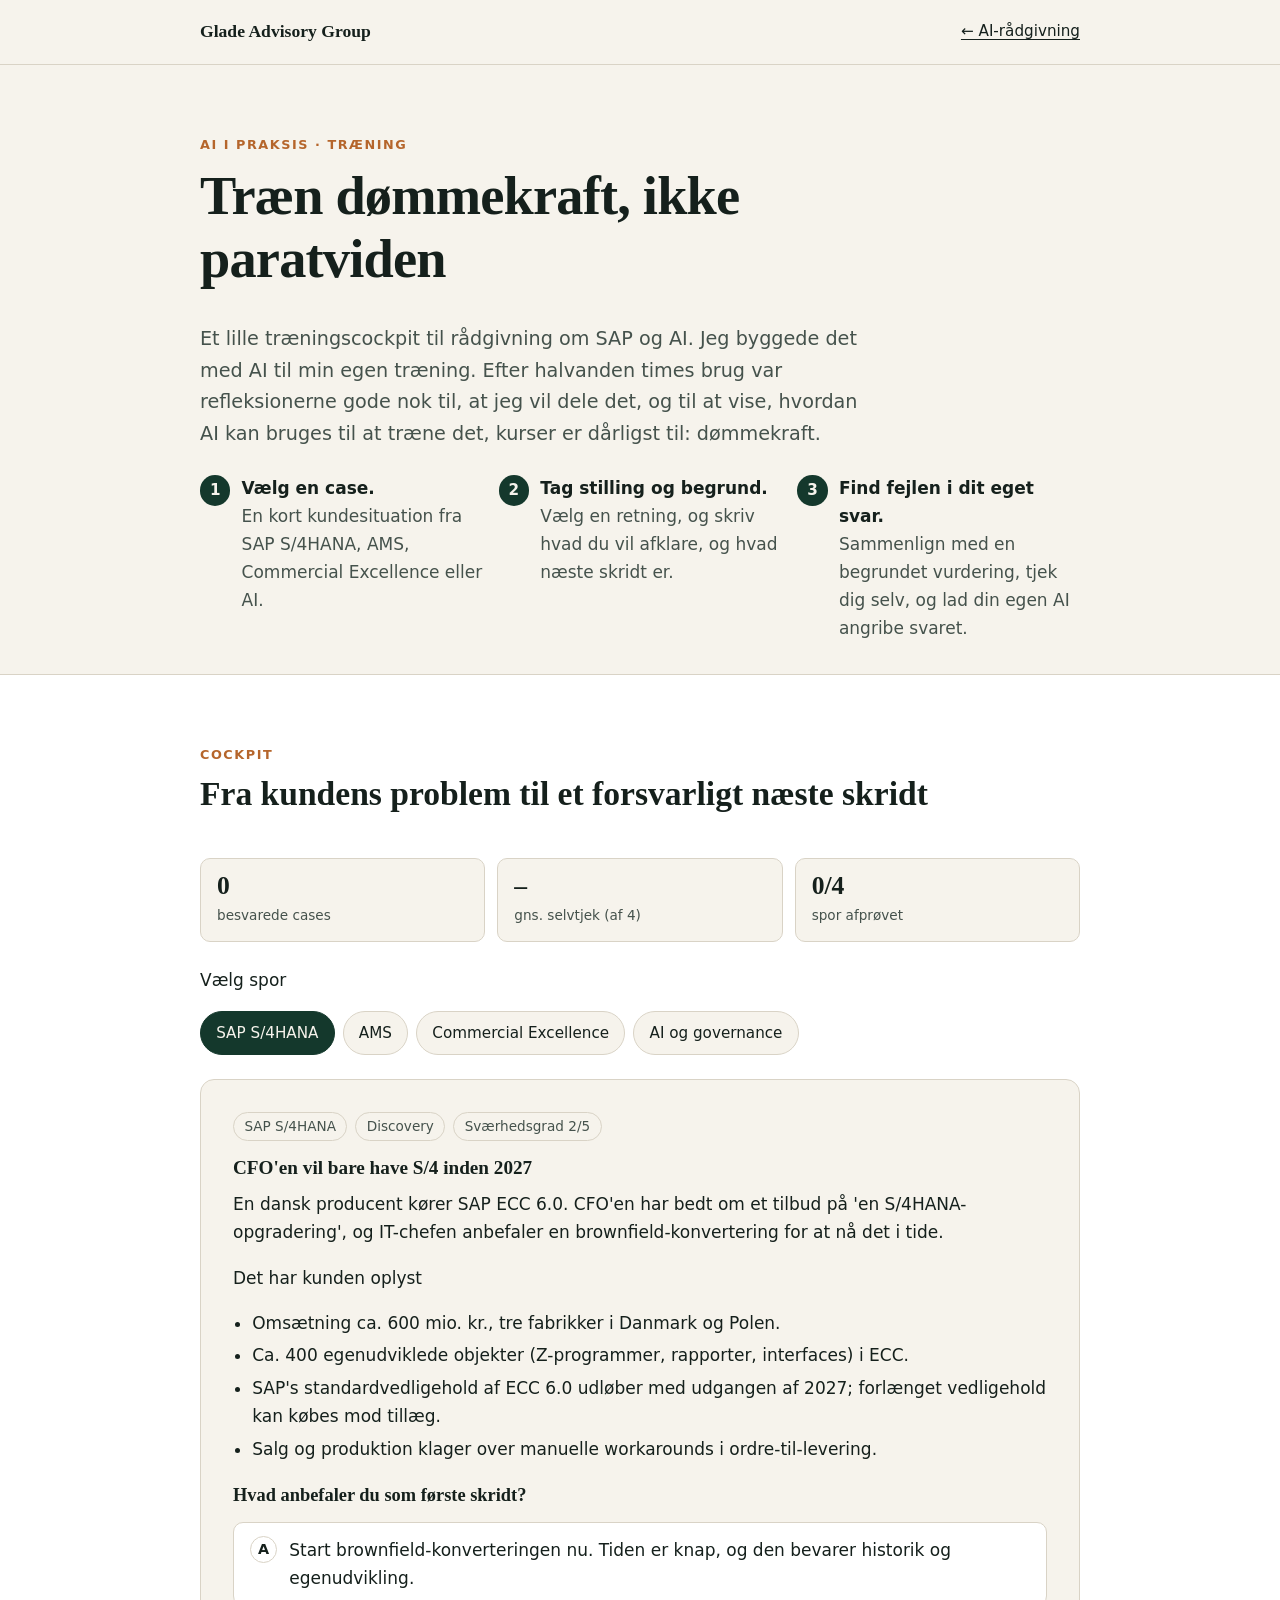
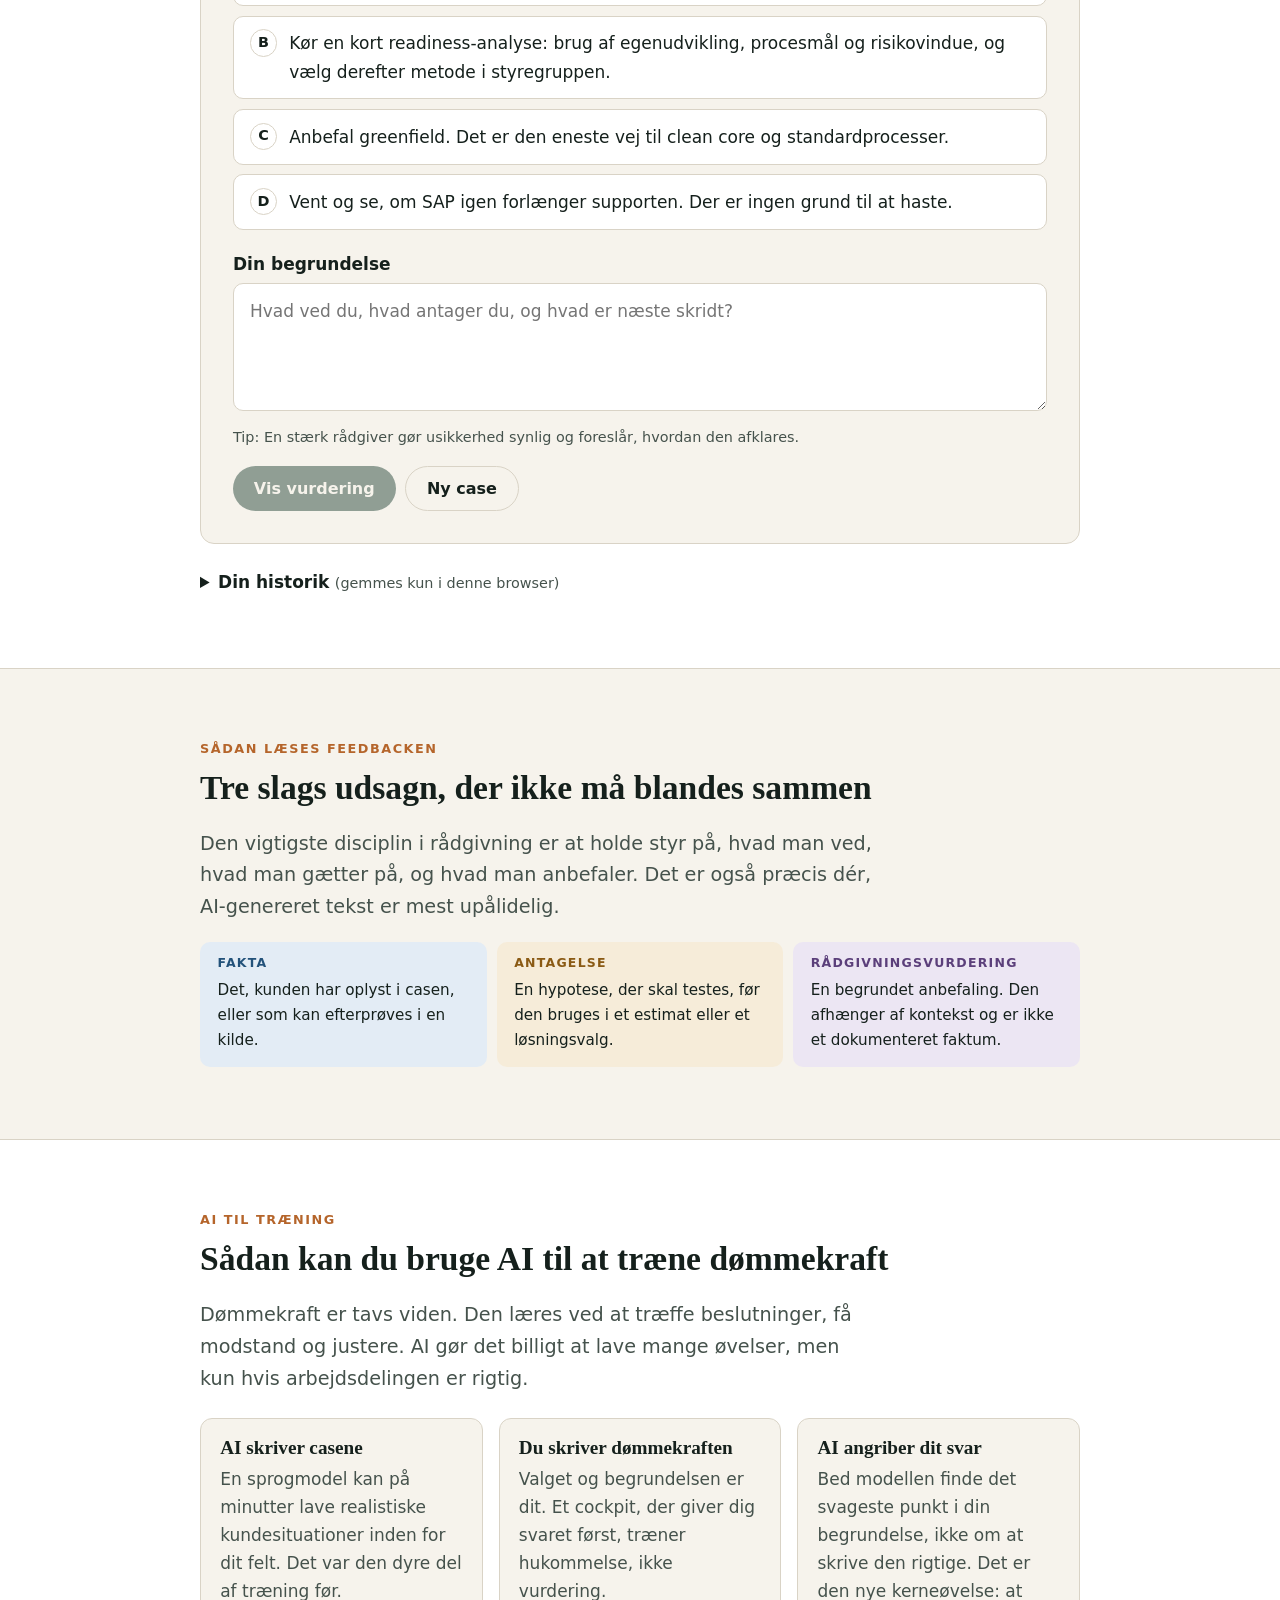
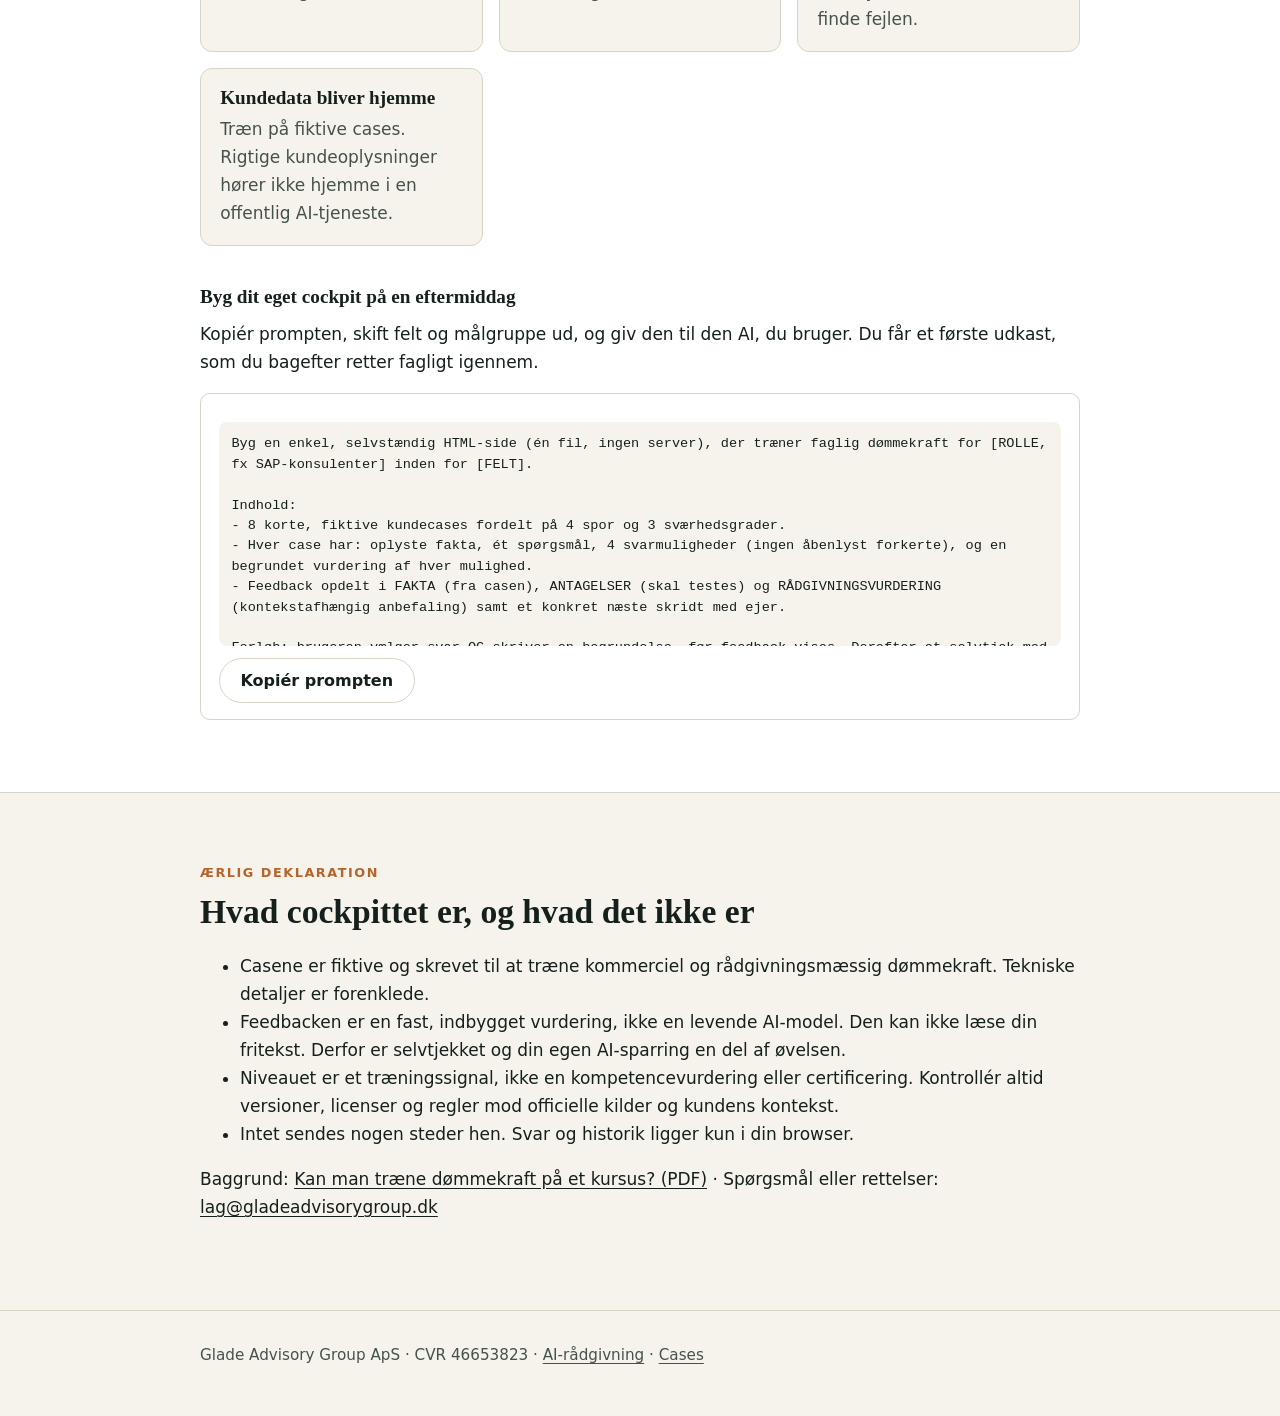
<file: static/traening/sap-ai/index.html>
<!doctype html>
<html lang="da">
<head>
<meta charset="utf-8">
<meta name="viewport" content="width=device-width, initial-scale=1">
<title>Træningscockpit: SAP og AI | Glade Advisory Group</title>
<meta name="description" content="AI i praksis: et lille træningscockpit, hvor du øver de beslutninger, der skaber kundeværdi i SAP S/4HANA, AMS, Commercial Excellence og AI. Træn dømmekraft, ikke paratviden.">
<meta property="og:title" content="Træningscockpit: SAP og AI">
<meta property="og:description" content="Træn dømmekraft, ikke paratviden. Korte rådgivningscases med feedback, der skiller fakta, antagelser og vurderinger.">
<meta property="og:type" content="website">
<meta property="og:locale" content="da_DK">
<link rel="icon" href="/favicon.svg" type="image/svg+xml">
<style>
:root {
  --bg: #f6f3ec; --surface: #ffffff; --ink: #15201c; --muted: #45524c; --line: #d9d3c6;
  --brand: #14382c; --brand-ink: #f6f3ec; --accent: #b5652b; --focus: #b5652b;
  --good: #2f6b4f; --good-bg: #e6f0ea; --warn: #8a5a14; --warn-bg: #f6ecd9; --bad: #8f3b2e; --bad-bg: #f5e3df;
  --fact: #23527a; --fact-bg: #e3ecf5; --asm: #8a5a14; --asm-bg: #f6ecd9; --judge: #5b3f7a; --judge-bg: #ece6f3;
  --serif: "Iowan Old Style", "Palatino Linotype", Palatino, Georgia, "Times New Roman", serif;
  --sans: system-ui, -apple-system, "Segoe UI", Roboto, "Helvetica Neue", Arial, sans-serif;
  --wrap: 60rem; --gutter: clamp(1rem, 4vw, 2.5rem);
}
@media (prefers-color-scheme: dark) {
  :root {
    --bg: #101714; --surface: #17211d; --ink: #ece8df; --muted: #b6bdb6; --line: #2c3a34;
    --brand: #0b231b; --brand-ink: #ece8df; --accent: #e0995f; --focus: #e0995f;
    --good: #8fd1ad; --good-bg: #1b3328; --warn: #e8c07a; --warn-bg: #3a2f1a; --bad: #eba596; --bad-bg: #3d2420;
    --fact: #9cc4e8; --fact-bg: #1b2c3b; --asm: #e8c07a; --asm-bg: #3a2f1a; --judge: #c8b2e6; --judge-bg: #2c2340;
  }
}
*, *::before, *::after { box-sizing: border-box; }
html { -webkit-text-size-adjust: 100%; }
body { margin: 0; background: var(--bg); color: var(--ink); font: 400 1.0625rem/1.65 var(--sans); overflow-wrap: break-word; }
h1, h2, h3 { font-family: var(--serif); font-weight: 600; line-height: 1.15; margin: 0 0 .6em; }
h1 { font-size: clamp(2.1rem, 6vw, 3.4rem); letter-spacing: -.015em; max-width: 20ch; }
h2 { font-size: clamp(1.5rem, 3.2vw, 2.1rem); }
h3 { font-size: 1.2rem; }
p { margin: 0 0 1em; }
a { color: inherit; text-underline-offset: .18em; }
:focus-visible { outline: 3px solid var(--focus); outline-offset: 3px; border-radius: 3px; }
.wrap { max-width: var(--wrap); margin: 0 auto; padding: 0 var(--gutter); }
.eyebrow { font: 600 .8rem/1.2 var(--sans); letter-spacing: .12em; text-transform: uppercase; color: var(--accent); margin-bottom: .8rem; }
.lead { font-size: 1.2rem; color: var(--muted); max-width: 42rem; }
.muted { color: var(--muted); }
.small { font-size: .9rem; }

header.top { border-bottom: 1px solid var(--line); }
header.top .wrap { display: flex; justify-content: space-between; align-items: center; min-height: 4rem; gap: 1rem; flex-wrap: wrap; }
.brand { font-family: var(--serif); font-weight: 600; font-size: 1.1rem; text-decoration: none; }
.back { font-size: .95rem; }

section { padding: clamp(2.5rem, 6vw, 4.5rem) 0; }
.hero { padding-bottom: 2rem; }
.band { background: var(--surface); border-top: 1px solid var(--line); border-bottom: 1px solid var(--line); }

.steps { list-style: none; padding: 0; margin: 1.5rem 0 0; display: grid; gap: 1rem; grid-template-columns: repeat(auto-fit, minmax(14rem, 1fr)); counter-reset: s; }
.steps li { counter-increment: s; padding-left: 2.6rem; position: relative; }
.steps li::before { content: counter(s); position: absolute; left: 0; top: .1rem; width: 1.9rem; height: 1.9rem; border-radius: 50%; background: var(--brand); color: var(--brand-ink); display: grid; place-items: center; font: 600 .95rem var(--sans); }
@media (prefers-color-scheme: dark) { .steps li::before { background: var(--accent); color: #101714; } }
.steps strong { display: block; }

/* Cockpit */
.cockpit { display: grid; gap: 1.5rem; }
.stats { display: grid; grid-template-columns: repeat(3, 1fr); gap: .75rem; }
.stat { background: var(--bg); border: 1px solid var(--line); border-radius: 10px; padding: .8rem 1rem; }
.stat b { display: block; font: 600 1.6rem/1.1 var(--serif); }
.stat span { font-size: .85rem; color: var(--muted); }
.tracks { display: flex; flex-wrap: wrap; gap: .5rem; }
.chip { font: 500 .95rem var(--sans); border: 1px solid var(--line); background: var(--bg); color: var(--ink); border-radius: 999px; padding: .45rem .95rem; cursor: pointer; min-height: 44px; }
.chip[aria-pressed="true"] { background: var(--brand); color: var(--brand-ink); border-color: var(--brand); }
@media (prefers-color-scheme: dark) { .chip[aria-pressed="true"] { background: var(--accent); color: #101714; border-color: var(--accent); } }
.case { background: var(--bg); border: 1px solid var(--line); border-radius: 14px; padding: clamp(1.1rem, 3vw, 2rem); }
.meta { display: flex; flex-wrap: wrap; gap: .5rem; margin-bottom: 1rem; font-size: .85rem; }
.tag { border: 1px solid var(--line); border-radius: 999px; padding: .15rem .65rem; color: var(--muted); }
.facts { margin: 0 0 1.25rem; padding-left: 1.2rem; }
.facts li { margin-bottom: .3rem; }
.q { font: 600 1.15rem/1.35 var(--serif); margin: 1.25rem 0 .9rem; }
.opts { display: grid; gap: .6rem; margin-bottom: 1.25rem; }
.opt { display: flex; gap: .75rem; align-items: flex-start; text-align: left; width: 100%; font: inherit; color: inherit; background: var(--surface); border: 1px solid var(--line); border-radius: 10px; padding: .8rem 1rem; cursor: pointer; }
.opt:hover { border-color: var(--accent); }
.opt[aria-checked="true"] { border-color: var(--accent); box-shadow: inset 0 0 0 1px var(--accent); }
.opt .k { flex: none; width: 1.7rem; height: 1.7rem; border-radius: 50%; border: 1px solid var(--line); display: grid; place-items: center; font-weight: 600; font-size: .9rem; }
.opt[aria-checked="true"] .k { background: var(--accent); border-color: var(--accent); color: var(--surface); }
.opt[disabled] { cursor: default; }
label.lbl { display: block; font-weight: 600; margin-bottom: .35rem; }
textarea { width: 100%; min-height: 8rem; font: inherit; color: var(--ink); background: var(--surface); border: 1px solid var(--line); border-radius: 10px; padding: .8rem 1rem; resize: vertical; }
.hint { font-size: .9rem; color: var(--muted); margin-top: .4rem; }
.actions { display: flex; flex-wrap: wrap; gap: .6rem; margin-top: 1rem; }
.btn { font: 600 1rem var(--sans); background: var(--brand); color: var(--brand-ink); border: 0; border-radius: 999px; padding: .75rem 1.3rem; cursor: pointer; min-height: 44px; }
@media (prefers-color-scheme: dark) { .btn { background: var(--accent); color: #101714; } }
.btn[disabled] { opacity: .45; cursor: not-allowed; }
.btn-ghost { background: transparent; color: var(--ink); border: 1px solid var(--line); }
@media (prefers-color-scheme: dark) { .btn-ghost { background: transparent; color: var(--ink); } }

.result { border-top: 1px solid var(--line); margin-top: 1.5rem; padding-top: 1.5rem; }
.verdict { border-radius: 10px; padding: .9rem 1.1rem; margin-bottom: 1.25rem; }
.verdict.good { background: var(--good-bg); color: var(--good); }
.verdict.mid { background: var(--warn-bg); color: var(--warn); }
.verdict.bad { background: var(--bad-bg); color: var(--bad); }
.verdict p { margin: 0; color: var(--ink); }
.verdict strong { display: block; margin-bottom: .2rem; }
.optfb { list-style: none; padding: 0; margin: 0 0 1.5rem; display: grid; gap: .5rem; }
.optfb li { font-size: .95rem; padding: .6rem .8rem; border-left: 3px solid var(--line); background: var(--surface); border-radius: 0 8px 8px 0; }
.optfb li.rec { border-left-color: var(--good); }
.optfb li.mine { outline: 1px dashed var(--accent); }
.blocks { display: grid; gap: .75rem; margin-bottom: 1.5rem; }
.blk { border-radius: 10px; padding: .9rem 1.1rem; }
.blk h4 { margin: 0 0 .4rem; font: 700 .78rem/1.2 var(--sans); letter-spacing: .1em; text-transform: uppercase; }
.blk ul { margin: 0; padding-left: 1.1rem; }
.blk p { margin: 0; }
.blk.f { background: var(--fact-bg); } .blk.f h4 { color: var(--fact); }
.blk.a { background: var(--asm-bg); } .blk.a h4 { color: var(--asm); }
.blk.j { background: var(--judge-bg); } .blk.j h4 { color: var(--judge); }
.blk.n { background: var(--surface); border: 1px solid var(--line); } .blk.n h4 { color: var(--accent); }
fieldset { border: 1px solid var(--line); border-radius: 10px; padding: 1rem 1.1rem; margin: 0 0 1.25rem; }
legend { font-weight: 600; padding: 0 .4rem; }
.check { display: flex; gap: .6rem; align-items: flex-start; margin: .5rem 0; cursor: pointer; }
.check input { width: 1.2rem; height: 1.2rem; margin-top: .25rem; accent-color: var(--accent); flex: none; }
.aibox { background: var(--surface); border: 1px solid var(--line); border-radius: 10px; padding: 1rem 1.1rem; }
.aibox pre { white-space: pre-wrap; font: .85rem/1.5 ui-monospace, SFMono-Regular, Menlo, Consolas, monospace; background: var(--bg); border-radius: 8px; padding: .8rem; max-height: 14rem; overflow: auto; margin: .75rem 0; }
.toast { color: var(--good); font-weight: 600; margin-left: .5rem; }

.legend { display: grid; gap: .6rem; grid-template-columns: repeat(auto-fit, minmax(15rem, 1fr)); }
.legend .blk p { font-size: .95rem; }
.principles { list-style: none; padding: 0; margin: 1.5rem 0 0; display: grid; gap: 1rem; grid-template-columns: repeat(auto-fit, minmax(16rem, 1fr)); }
.principles li { background: var(--bg); border: 1px solid var(--line); border-radius: 12px; padding: 1.1rem 1.2rem; }
.principles h3 { margin-bottom: .4rem; }
.principles p { margin: 0; color: var(--muted); }
.history { list-style: none; padding: 0; margin: .75rem 0 0; display: grid; gap: .4rem; font-size: .92rem; }
.history li { display: flex; justify-content: space-between; gap: 1rem; border-bottom: 1px solid var(--line); padding: .35rem 0; }
footer { border-top: 1px solid var(--line); padding: 2rem 0 3rem; font-size: .95rem; color: var(--muted); }
@media (max-width: 34rem) { .stats { grid-template-columns: 1fr 1fr 1fr; } .stat b { font-size: 1.3rem; } }
.sr { position: absolute; width: 1px; height: 1px; overflow: hidden; clip: rect(0 0 0 0); white-space: nowrap; }
</style>
</head>
<body>
<header class="top">
  <div class="wrap">
    <a class="brand" href="/da/">Glade Advisory Group</a>
    <a class="back" href="/da/ai/">← AI-rådgivning</a>
  </div>
</header>

<main>
<section class="hero">
  <div class="wrap">
    <p class="eyebrow">AI i praksis · Træning</p>
    <h1>Træn dømmekraft, ikke paratviden</h1>
    <p class="lead">Et lille træningscockpit til rådgivning om SAP og AI. Jeg byggede det med AI til min egen træning. Efter halvanden times brug var refleksionerne gode nok til, at jeg vil dele det, og til at vise, hvordan AI kan bruges til at træne det, kurser er dårligst til: dømmekraft.</p>
    <ol class="steps">
      <li><strong>Vælg en case.</strong> <span class="muted">En kort kundesituation fra SAP S/4HANA, AMS, Commercial Excellence eller AI.</span></li>
      <li><strong>Tag stilling og begrund.</strong> <span class="muted">Vælg en retning, og skriv hvad du vil afklare, og hvad næste skridt er.</span></li>
      <li><strong>Find fejlen i dit eget svar.</strong> <span class="muted">Sammenlign med en begrundet vurdering, tjek dig selv, og lad din egen AI angribe svaret.</span></li>
    </ol>
  </div>
</section>

<section class="band" id="cockpit" aria-labelledby="cockpit-h">
  <div class="wrap cockpit">
    <div>
      <p class="eyebrow">Cockpit</p>
      <h2 id="cockpit-h">Fra kundens problem til et forsvarligt næste skridt</h2>
    </div>

    <div class="stats" aria-live="polite">
      <div class="stat"><b id="st-n">0</b><span>besvarede cases</span></div>
      <div class="stat"><b id="st-q">–</b><span>gns. selvtjek (af 4)</span></div>
      <div class="stat"><b id="st-t">0/4</b><span>spor afprøvet</span></div>
    </div>

    <div>
      <p class="lbl" id="tracks-lbl">Vælg spor</p>
      <div class="tracks" role="group" aria-labelledby="tracks-lbl" id="tracks"></div>
    </div>

    <article class="case" id="case" aria-live="polite"></article>

    <details>
      <summary><strong>Din historik</strong> <span class="muted small">(gemmes kun i denne browser)</span></summary>
      <ul class="history" id="history"></ul>
      <p class="small muted" id="history-empty">Ingen besvarelser endnu.</p>
      <button type="button" class="btn btn-ghost" id="reset" style="margin-top:.75rem">Nulstil historik</button>
    </details>
  </div>
</section>

<section aria-labelledby="read-h">
  <div class="wrap">
    <p class="eyebrow">Sådan læses feedbacken</p>
    <h2 id="read-h">Tre slags udsagn, der ikke må blandes sammen</h2>
    <p class="lead">Den vigtigste disciplin i rådgivning er at holde styr på, hvad man ved, hvad man gætter på, og hvad man anbefaler. Det er også præcis dér, AI-genereret tekst er mest upålidelig.</p>
    <div class="legend">
      <div class="blk f"><h4>Fakta</h4><p>Det, kunden har oplyst i casen, eller som kan efterprøves i en kilde.</p></div>
      <div class="blk a"><h4>Antagelse</h4><p>En hypotese, der skal testes, før den bruges i et estimat eller et løsningsvalg.</p></div>
      <div class="blk j"><h4>Rådgivningsvurdering</h4><p>En begrundet anbefaling. Den afhænger af kontekst og er ikke et dokumenteret faktum.</p></div>
    </div>
  </div>
</section>

<section class="band" aria-labelledby="how-h">
  <div class="wrap">
    <p class="eyebrow">AI til træning</p>
    <h2 id="how-h">Sådan kan du bruge AI til at træne dømmekraft</h2>
    <p class="lead">Dømmekraft er tavs viden. Den læres ved at træffe beslutninger, få modstand og justere. AI gør det billigt at lave mange øvelser, men kun hvis arbejdsdelingen er rigtig.</p>
    <ul class="principles">
      <li><h3>AI skriver casene</h3><p>En sprogmodel kan på minutter lave realistiske kundesituationer inden for dit felt. Det var den dyre del af træning før.</p></li>
      <li><h3>Du skriver dømmekraften</h3><p>Valget og begrundelsen er dit. Et cockpit, der giver dig svaret først, træner hukommelse, ikke vurdering.</p></li>
      <li><h3>AI angriber dit svar</h3><p>Bed modellen finde det svageste punkt i din begrundelse, ikke om at skrive den rigtige. Det er den nye kerneøvelse: at finde fejlen.</p></li>
      <li><h3>Kundedata bliver hjemme</h3><p>Træn på fiktive cases. Rigtige kundeoplysninger hører ikke hjemme i en offentlig AI-tjeneste.</p></li>
    </ul>
    <h3 style="margin-top:2.5rem">Byg dit eget cockpit på en eftermiddag</h3>
    <p>Kopiér prompten, skift felt og målgruppe ud, og giv den til den AI, du bruger. Du får et første udkast, som du bagefter retter fagligt igennem.</p>
    <div class="aibox">
      <pre id="build-prompt">Byg en enkel, selvstændig HTML-side (én fil, ingen server), der træner faglig dømmekraft for [ROLLE, fx SAP-konsulenter] inden for [FELT].

Indhold:
- 8 korte, fiktive kundecases fordelt på 4 spor og 3 sværhedsgrader.
- Hver case har: oplyste fakta, ét spørgsmål, 4 svarmuligheder (ingen åbenlyst forkerte), og en begrundet vurdering af hver mulighed.
- Feedback opdelt i FAKTA (fra casen), ANTAGELSER (skal testes) og RÅDGIVNINGSVURDERING (kontekstafhængig anbefaling) samt et konkret næste skridt med ejer.

Forløb: brugeren vælger svar OG skriver en begrundelse, før feedback vises. Derefter et selvtjek med 4 spørgsmål og en knap, der kopierer en prompt, så brugeren kan få sin egen AI til at angribe begrundelsen.

Regler: Opfind ikke tal, datoer eller produktnavne, du ikke er sikker på. Markér forenklinger. Gem historik lokalt i browseren.</pre>
      <button type="button" class="btn btn-ghost" data-copy="build-prompt">Kopiér prompten</button><span class="toast" role="status" id="build-toast"></span>
    </div>
  </div>
</section>

<section aria-labelledby="honest-h">
  <div class="wrap">
    <p class="eyebrow">Ærlig deklaration</p>
    <h2 id="honest-h">Hvad cockpittet er, og hvad det ikke er</h2>
    <ul>
      <li>Casene er fiktive og skrevet til at træne kommerciel og rådgivningsmæssig dømmekraft. Tekniske detaljer er forenklede.</li>
      <li>Feedbacken er en fast, indbygget vurdering, ikke en levende AI-model. Den kan ikke læse din fritekst. Derfor er selvtjekket og din egen AI-sparring en del af øvelsen.</li>
      <li>Niveauet er et træningssignal, ikke en kompetencevurdering eller certificering. Kontrollér altid versioner, licenser og regler mod officielle kilder og kundens kontekst.</li>
      <li>Intet sendes nogen steder hen. Svar og historik ligger kun i din browser.</li>
    </ul>
    <p>Baggrund: <a href="/fpf-kan-man-traene-doemmekraft.pdf" target="_blank" rel="noopener">Kan man træne dømmekraft på et kursus? (PDF)</a> · Spørgsmål eller rettelser: <a href="mailto:lag@gladeadvisorygroup.dk">lag@gladeadvisorygroup.dk</a></p>
  </div>
</section>
</main>

<footer>
  <div class="wrap">Glade Advisory Group ApS · CVR 46653823 · <a href="/da/ai/">AI-rådgivning</a> · <a href="/da/cases/">Cases</a></div>
</footer>

<script>
(function () {
  "use strict";

  var TRACKS = ["SAP S/4HANA", "AMS", "Commercial Excellence", "AI og governance"];

  var CASES = [
    {
      id: "s4-metode", track: "SAP S/4HANA", phase: "Discovery", level: 2,
      title: "CFO'en vil bare have S/4 inden 2027",
      intro: "En dansk producent kører SAP ECC 6.0. CFO'en har bedt om et tilbud på 'en S/4HANA-opgradering', og IT-chefen anbefaler en brownfield-konvertering for at nå det i tide.",
      facts: [
        "Omsætning ca. 600 mio. kr., tre fabrikker i Danmark og Polen.",
        "Ca. 400 egenudviklede objekter (Z-programmer, rapporter, interfaces) i ECC.",
        "SAP's standardvedligehold af ECC 6.0 udløber med udgangen af 2027; forlænget vedligehold kan købes mod tillæg.",
        "Salg og produktion klager over manuelle workarounds i ordre-til-levering."
      ],
      q: "Hvad anbefaler du som første skridt?",
      options: [
        { t: "Start brownfield-konverteringen nu. Tiden er knap, og den bevarer historik og egenudvikling.",
          s: 1, fb: "Forsvarligt hvis målet kun er teknisk kontinuitet. Men du flytter 400 objekter og de workarounds, salg og produktion klager over, med over i den nye platform uden at vide, om de bruges eller giver værdi." },
        { t: "Kør en kort readiness-analyse: brug af egenudvikling, procesmål og risikovindue, og vælg derefter metode i styregruppen.",
          s: 2, fb: "Stærkest. Metodevalget (brownfield, greenfield eller selektiv) er en forretningsbeslutning om, hvor meget proces der skal ændres. Den kan ikke træffes ærligt uden brugsdata og et formuleret mål." },
        { t: "Anbefal greenfield. Det er den eneste vej til clean core og standardprocesser.",
          s: 1, fb: "Kan blive det rigtige svar, men 'den eneste vej' er en påstand, ikke en analyse. Greenfield øger forandringsbyrden markant, og uden data om egenudviklingen ved du ikke, om gevinsten står mål med den." },
        { t: "Vent og se, om SAP igen forlænger supporten. Der er ingen grund til at haste.",
          s: 0, fb: "Svagest. At vente er også en beslutning, med en pris: konsulentkapacitet bliver dyrere tæt på deadlines, og forretningens problemer i ordre-til-levering løses ikke." }
      ],
      assumptions: [
        "At en væsentlig del af de 400 objekter ikke bruges længere. Test: brugsdata fra systemet over 12–24 måneder.",
        "At CFO'ens egentlige mål er at undgå supportrisiko, ikke at forbedre processer. Test: spørg direkte, og få målet skrevet ned.",
        "At organisationen kan bære en stor forandring samtidig med daglig drift. Test: afklar kapacitet hos nøglebrugere."
      ],
      judgement: "Jeg ville ikke vælge metode i første møde. Jeg ville anbefale en afgrænset readiness-fase på få uger, der leverer tre ting: hvilken egenudvikling der faktisk bruges, hvilke processer forretningen vil ændre, og hvilket tidsvindue og budget der er realistisk. Metoden følger af svarene.",
      next: "Foreslå CFO'en en readiness-fase med fast pris, en navngiven ejer i forretningen og en styregruppebeslutning om metode som slutleverance."
    },
    {
      id: "s4-bcase", track: "SAP S/4HANA", phase: "Business case", level: 3,
      title: "Leverandørens business case lover 12 % mindre lager",
      intro: "En nordisk grossist har fået en S/4HANA-business case fra en softwareleverandør. Den største gevinstpost er 12 % lavere lagerbinding. Direktionen beder dig vurdere, om tallet holder.",
      facts: [
        "Lagerværdi ca. 300 mio. kr.; 12 % svarer til ca. 36 mio. kr. i frigjort kapital.",
        "Tallet er et branche-benchmark fra leverandøren, ikke beregnet på kundens data.",
        "Indkøb og planlægning sker i dag delvist i regneark uden for ERP.",
        "Ingen har en målt baseline for prognosepræcision."
      ],
      q: "Hvordan vurderer du gevinstposten?",
      options: [
        { t: "Accepter benchmarket. Leverandøren har set mange implementeringer.",
          s: 0, fb: "Svagest. Et benchmark er et gennemsnit fra andre virksomheder. Det siger intet om, hvad denne kunde opnår, og leverandøren har en tydelig interesse i et højt tal." },
        { t: "Afvis gevinsten. Lagerreduktion kommer ikke fra et ERP-skifte.",
          s: 1, fb: "Delvist rigtigt. Systemet alene frigør ikke lager. Men en bedre planlægningsproces på et fælles datagrundlag kan, så at afvise posten helt er lige så udokumenteret som at acceptere den." },
        { t: "Bryd gevinsten ned i drivere, mål en baseline, og skil det, systemet muliggør, fra det, der kræver ændret proces og ejerskab.",
          s: 2, fb: "Stærkest. Lager er et resultat af prognose, sikkerhedslager, leveringstid og disciplin. Hver driver kan få en baseline, en ejer og et realistisk mål. Så ved direktionen, hvad de køber." },
        { t: "Halvér tallet for en sikkerheds skyld og lad direktionen beslutte.",
          s: 1, fb: "Pragmatisk, men vilkårligt. En halvering ser forsigtig ud, men er lige så meget et gæt. Den flytter heller ikke ansvaret for gevinsten til nogen." }
      ],
      assumptions: [
        "At regnearksplanlægningen er hovedårsagen til højt lager. Test: analyse af lager pr. varegruppe og årsag.",
        "At prognosepræcisionen kan forbedres med bedre data. Test: mål nuværende præcision på 6–12 måneders historik.",
        "At indkøb vil ændre arbejdsgang. Test: inddrag indkøbschefen som gevinstejer."
      ],
      judgement: "En gevinst uden baseline og ejer er en hensigt, ikke en business case. Jeg ville omskrive posten til 2–3 målbare drivere med en navngiven ejer hver, og præsentere et spænd frem for ét tal. Det er mere ærligt og lettere at forsvare i bestyrelsen.",
      next: "Aftal med CFO'en to ugers analyse af lagerdata og prognosepræcision, med indkøbschefen som medejer af resultatet."
    },
    {
      id: "ams-sla", track: "AMS", phase: "Kundedialog", level: 2,
      title: "SLA'erne er grønne, men kunden er utilfreds",
      intro: "Du er ansvarlig for en Application Management-aftale på kundens SAP-løsning. Rapporterne viser 98 % SLA-opfyldelse, men forretningen siger, at 'IT er langsom', og ticket-volumen er steget 30 % på et år.",
      facts: [
        "Aftalen afregnes primært på timer og tickets.",
        "De ti hyppigste ticket-typer står for over halvdelen af volumen.",
        "Mange tickets lukkes som 'løst', men samme fejl kommer igen.",
        "Kundens IT-chef skal forny eller udbyde aftalen om et halvt år."
      ],
      q: "Hvad tager du med til næste styringsmøde?",
      options: [
        { t: "Tilbyd flere konsulenttimer, så svartiderne kan forbedres yderligere.",
          s: 0, fb: "Svagest. Det behandler symptomet og øger kundens regning. Når aftalen afregnes på timer og tickets, tjener leverandøren mere på gentagne fejl. Det ved kunden godt." },
        { t: "Fremlæg SLA-rapporten grundigt. Tallene viser, at leverancen er i orden.",
          s: 0, fb: "Svagt. SLA'en måler, at I svarer til tiden, ikke at forretningen får værdi. At forsvare tallet gør oplevelsen af 'grøn rapport, rød kunde' værre før et udbud." },
        { t: "Analysér de gentagne tickets for grundårsager, og foreslå at flytte en del af budgettet fra reaktiv support til forebyggelse med en fælles KPI.",
          s: 2, fb: "Stærkest. Du viser, at du forstår kundens problem og incitamentsproblemet i aftalen. Færre gentagne fejl er en målbar gevinst for begge parter og et stærkt argument ved fornyelsen." },
        { t: "Foreslå at skifte aftalen til fastpris, så kunden får forudsigelighed.",
          s: 1, fb: "Rigtig retning på incitamenter, men for tidligt. Uden at kende grundårsagerne kan du ikke prissætte en fastpris ansvarligt, og du risikerer at overtage kundens problem med tab." }
      ],
      assumptions: [
        "At de gentagne tickets skyldes få grundårsager (fx masterdata, en skrøbelig integration, manglende træning). Test: kategorisér et udsnit på 200 tickets.",
        "At kunden vil betale for forebyggelse i stedet for volumen. Test: læg et konkret regnestykke frem.",
        "At forretningens utilfredshed handler om gentagelse, ikke svartid. Test: interview 3–4 superbrugere."
      ],
      judgement: "En aftale, der betaler for volumen, belønner volumen. Den ærlige samtale er at sige det højt og foreslå en model, hvor leverandøren tjener på færre fejl. Det koster måske timer på kort sigt, men det er den sikreste vej til en fornyelse.",
      next: "Lav en grundårsagsanalyse af top-10 ticket-typerne før mødet, og præsentér 2–3 forebyggende tiltag med forventet effekt på volumen."
    },
    {
      id: "ams-ai", track: "AMS", phase: "Implementering", level: 3,
      title: "Kunden vil have AI til at løse supportsager",
      intro: "En AMS-kunde har læst om AI-agenter og vil have 'AI til at løse vores SAP-tickets automatisk'. De har 18 måneders ticket-historik.",
      facts: [
        "Ca. 9.000 tickets i historikken, mest fritekst på dansk og engelsk.",
        "Kategoriseringen er inkonsistent; samme fejl har flere kategorier.",
        "Løsningsbeskrivelser mangler i ca. en tredjedel af sagerne.",
        "Nogle tickets indeholder personoplysninger om medarbejdere."
      ],
      q: "Hvordan griber du det an?",
      options: [
        { t: "Implementér en generativ AI-agent, der løser tickets direkte i systemet.",
          s: 0, fb: "Svagest. En agent, der handler direkte i et ERP-system på inkonsistente data, er en driftsrisiko. Og personoplysninger i træningsgrundlaget skal håndteres, før de bruges." },
        { t: "Start med AI, der klassificerer og foreslår løsning på én ticket-kategori, med en medarbejder, der godkender, og mål løsningstid mod en kontrolgruppe.",
          s: 2, fb: "Stærkest. Lille, målbart og reversibelt. Du lærer, om data er gode nok, og du får et tal for effekten, før nogen giver AI ret til at handle selv." },
        { t: "Rens og omkategorisér først alle historiske data. Det tager måske seks måneder.",
          s: 1, fb: "Datakvalitet er reel, men seks måneders oprydning uden en konkret use case er en klassisk pilot-fælde. Rens de data, den første use case har brug for." },
        { t: "Køb leverandørens standard-AI-modul til servicedesk og se, hvad det kan.",
          s: 1, fb: "Kan være et fornuftigt værktøj, men 'se, hvad det kan' er værktøj som strategi. Uden et succeskriterium ved I ikke, om det virker." }
      ],
      assumptions: [
        "At én kategori har volumen og ensartethed nok til at give et målbart resultat. Test: tæl og læs et udsnit.",
        "At medarbejderne vil bruge forslagene. Test: inddrag to konsulenter i designet.",
        "At personoplysninger kan fjernes eller maskeres. Test: afklar med kundens DPO før dataudtræk."
      ],
      judgement: "AI i support skaber værdi, når den gør den rigtige person hurtigere, før den får lov at handle alene. Rækkefølgen er: forslag med menneskelig godkendelse, måling, og først derefter automatisering af de sager, hvor fejlraten er dokumenteret lav.",
      next: "Foreslå en 6–8 ugers pilot på den største, mest ensartede ticket-kategori, med et aftalt mål for løsningstid og en kontrolgruppe."
    },
    {
      id: "ce-pris", track: "Commercial Excellence", phase: "Discovery", level: 3,
      title: "Salgsdirektøren vil have AI-prissætning",
      intro: "En B2B-industrivirksomhed har faldende dækningsbidrag. Salgsdirektøren vil investere i AI-baseret prissætning i SAP. Ordre- og fakturadata ligger i S/4HANA.",
      facts: [
        "Dækningsgraden er faldet tre år i træk.",
        "Sælgere kan give rabat uden fælles regler; rabatter registreres i flere felter.",
        "Sælgerbonus er baseret på omsætning.",
        "Listepriserne blev sidst revideret for to år siden."
      ],
      q: "Hvad er dit første råd?",
      options: [
        { t: "Implementér AI-prissætning. Modellen finder de optimale priser.",
          s: 0, fb: "Svagest. En model, der foreslår priser, hjælper ikke, når sælgerne har frit mandat og bonus på omsætning. Den vil blive overstyret, og I måler ikke hvorfor." },
        { t: "Lav en analyse af prislækage fra listepris til nettopris pr. kunde og sælger, og sæt regler og mandat, før der bygges en model.",
          s: 2, fb: "Stærkest. Du finder først, hvor pengene forsvinder. Ofte ligger den største gevinst i rabatdisciplin og mandat, som ikke kræver AI. Modellen kommer bagefter, på rene data." },
        { t: "Hæv listepriserne med 5 % over hele linjen.",
          s: 0, fb: "Svagt. Hvis lækagen sker i rabatterne, giver sælgerne bare mere rabat. Og en generel stigning rammer de mest prisfølsomme kunder hårdest." },
        { t: "Ændr sælgerbonus fra omsætning til dækningsbidrag med det samme.",
          s: 1, fb: "Rigtig retning, for incitamentet er en del af problemet. Men uden data om lækagens størrelse og fordeling risikerer du modstand og utilsigtede effekter. Analysen gør ændringen forsvarlig." }
      ],
      assumptions: [
        "At den største lækage sker i rabatter, ikke i listepriser eller produktmiks. Test: prisvandfald på 12 måneders fakturadata.",
        "At rabatdata kan samles korrekt fra de forskellige felter. Test: afstem med økonomi på et udsnit.",
        "At ledelsen er villig til at flytte rabatmandat. Test: drøft det med direktionen før analysen præsenteres."
      ],
      judgement: "Prissætning er først et spørgsmål om incitamenter og mandat og derefter om algoritmer. Jeg ville bruge AI til at lave lækageanalysen hurtigt, men ikke til at sætte priser, før reglerne er på plads.",
      next: "Tilbyd en lækageanalyse på kundens egne S/4-data med salgsdirektør og CFO som fælles ejere af konklusionen."
    },
    {
      id: "ce-nba", track: "Commercial Excellence", phase: "Business case", level: 4,
      title: "Direktionen vil se ROI på 'næste bedste handling'",
      intro: "En serviceorganisation med abonnementsaftaler vil have AI, der fortæller kundeteamet, hvilke kunder der er i risiko for at opsige. Direktionen vil se en ROI, før de beslutter.",
      facts: [
        "Ca. 4.000 aftalekunder; årlig opsigelsesrate omkring 15 %.",
        "Kundedata ligger i SAP og et separat CRM med delvist overlappende kunde-ID'er.",
        "Kundeteamet har kapacitet til ca. 80 proaktive kundekontakter om ugen.",
        "Leverandøren af CRM-modulet har vist en ROI-model med 'op til 30 % lavere churn'."
      ],
      q: "Hvordan bygger du beslutningsgrundlaget?",
      options: [
        { t: "Brug leverandørens ROI-model, og skru forudsætningerne lidt ned.",
          s: 0, fb: "Svagest. 'Op til' er et loft, ikke et estimat, og en nedskrivning gør det ikke til kundens tal." },
        { t: "Definér beslutningen (hvem kundeteamet ringer til), kør en pilot med kontrolgruppe i 90 dage, og aftal på forhånd, hvad der skal til for at skalere eller stoppe.",
          s: 2, fb: "Stærkest. ROI'en bliver målt i stedet for lovet. Kontrolgruppen skiller modellens effekt fra alt det andet, der påvirker churn. Stopkriteriet beskytter investeringen." },
        { t: "Rul løsningen ud til hele kundeteamet. Effekten viser sig over tid.",
          s: 0, fb: "Svagt. Uden kontrolgruppe kan I aldrig vide, om faldet i churn kom fra modellen, en prisændring eller en konkurrent, der fik problemer." },
        { t: "Start med at samle kunde-ID'er og data mellem SAP og CRM, før der tales om AI.",
          s: 1, fb: "Nødvendigt, men ikke en business case. Datasammenkobling skal ske for de kunder, piloten omfatter, ikke som et stort forprojekt uden en beslutning at forbedre." }
      ],
      assumptions: [
        "At opsigelser kan forudsiges med de data, der findes. Test: byg en simpel model på historik og mål træfsikkerhed.",
        "At en proaktiv kontakt faktisk ændrer kundens beslutning. Test: det er netop det, kontrolgruppen måler.",
        "At kapaciteten på 80 kontakter om ugen bruges på de rigtige kunder i dag. Test: hvem ringer teamet til nu?"
      ],
      judgement: "Den bedste business case for AI er ofte en billig, ærlig test. Med 4.000 kunder og 15 % churn er hvert procentpoint værd at kende, men tallet skal komme fra kundens egne data. Jeg ville præsentere piloten som en beslutning om at købe viden, ikke et system.",
      next: "Skriv et én-sides pilotdesign: beslutning, målgruppe, kontrolgruppe, succeskriterium, stopkriterium og ejer i kundeteamet."
    },
    {
      id: "ai-gov", track: "AI og governance", phase: "Governance", level: 4,
      title: "Compliance vil stoppe AI-udrulningen",
      intro: "Et nordisk forsikringsselskab vil give 800 medarbejdere adgang til AI-assistenter i SAP og Office. Compliance vil stoppe projektet, indtil EU's AI-forordning er 'fuldt afklaret'.",
      facts: [
        "Selskabet sælger bl.a. livs- og helbredsforsikring til privatpersoner.",
        "AI-forordningen klassificerer AI til risikovurdering og prissætning i livs- og helbredsforsikring som højrisiko.",
        "Kravet om tilstrækkelig AI-forståelse hos medarbejdere, der bruger AI, gælder allerede.",
        "Tidsplanen for højrisiko-kravene har været genstand for politisk udskydelse; den aktuelle status skal tjekkes."
      ],
      q: "Hvad anbefaler du ledelsen?",
      options: [
        { t: "Stop alt, indtil reguleringen er endeligt på plads.",
          s: 0, fb: "Svagt. Reguleringen bliver ikke 'færdig' på en dato, man kan vente på. Imens bruger medarbejderne sandsynligvis private AI-værktøjer uden kontrol, hvilket er en større risiko." },
        { t: "Rul ud til alle nu, og skriv en AI-politik bagefter.",
          s: 0, fb: "Svagt. Compliance til sidst er en klassisk fejl, og i en forsikringsvirksomhed kan brug i prissætning eller skadesbehandling hurtigt blive højrisiko uden at nogen har besluttet det." },
        { t: "Klassificér anvendelserne efter risiko: start med lavrisiko intern brug med logning, datatilladelser og træning, og hold højrisiko-anvendelser ude, til kontrollerne er bygget.",
          s: 2, fb: "Stærkest. Det giver værdi nu, hvor risikoen er lav, og bygger kontrollerne, hvor reglerne er strengest. Compliance bliver et designkrav i stedet for en bremse." },
        { t: "Lad IT eje beslutningen, da det er et systemvalg.",
          s: 0, fb: "Svagt. Risikoen ligger i, hvilke beslutninger AI påvirker, og den ejes af forretningen. IT kan levere kontrollerne, men ikke vurdere forretningsrisikoen." }
      ],
      assumptions: [
        "At de første anvendelser (fx resumé af dokumenter, mailudkast, søgning i interne politikker) er lavrisiko. Test: gennemgå dem mod forordningens kategorier med compliance.",
        "At platformen kan logge brug og begrænse adgang til følsomme data. Test: teknisk afklaring med leverandøren.",
        "At compliance' bekymring handler om kontrol, ikke om AI som sådan. Test: spørg, hvilke kontroller der ville gøre dem trygge."
      ],
      judgement: "Governance uden kontrol stopper ikke dårlige beslutninger, og forbud uden alternativ skubber brugen under jorden. Jeg ville gøre compliance til medejer af en risikoklassifikation og bruge den til at sige ja hurtigt til lavrisiko og nej, indtil videre, til højrisiko.",
      next: "Holde en workshop med compliance, forretning og IT, der placerer de 10 første anvendelser i risikoklasser og aftaler kontroller for hver klasse."
    },
    {
      id: "ai-pilot", track: "AI og governance", phase: "Kundedialog", level: 5,
      title: "'Vi har brugt millioner på AI-piloter. Skal vi stoppe?'",
      intro: "Den administrerende direktør i en mellemstor nordisk virksomhed spørger dig direkte. Der er kørt syv AI-piloter på to år for ca. 4 mio. kr. Ingen er i drift.",
      facts: [
        "Syv piloter i forskellige afdelinger, startet af IT og enkelte ildsjæle.",
        "Ingen pilot havde et aftalt succeskriterium ved start.",
        "To piloter viste lovende resultater i demo, men ingen ville betale driften.",
        "Bestyrelsen har spurgt til afkastet på AI-investeringerne."
      ],
      q: "Hvad svarer du direktøren?",
      options: [
        { t: "Ja. Stop AI-indsatsen, og brug pengene bedre andetsteds.",
          s: 1, fb: "Ærligt over for spildet, men det kaster erfaringen ud. To piloter viste noget lovende. Problemet var styringen, ikke nødvendigvis teknologien." },
        { t: "Nej. AI er fremtiden, og læringen er pengene værd.",
          s: 0, fb: "Svagest. 'Læring' uden målepunkter er svært at forsvare over for en bestyrelse, der spørger til afkast. Det er præcis argumentet, der skabte syv piloter uden drift." },
        { t: "Lav en hurtig gennemgang af porteføljen: beslutning, ejer, målt effekt og vej til drift for hver pilot. Luk de fleste, og giv 1–2 en ejer i forretningen og et budget for drift.",
          s: 2, fb: "Stærkest. Du giver direktøren et svar, der kan tåle bestyrelsens spørgsmål, og du ændrer det, der skabte problemet: piloter uden ejer, mål og driftsbudget." },
        { t: "Ansæt en Chief AI Officer, der kan samle indsatsen.",
          s: 1, fb: "Kan blive relevant, men en ny titel løser ikke, at ingen P&L-ansvarlig ejer resultaterne. Først governance og ejerskab, så eventuelt en rolle." }
      ],
      assumptions: [
        "At de to lovende piloter kan måles mod en baseline. Test: find en kommerciel eller operationel KPI, de påvirker.",
        "At driftsomkostningen er kendt og rimelig i forhold til gevinsten. Test: beregn den for begge.",
        "At der findes en leder i forretningen, der vil eje resultatet. Test: spørg, og acceptér et nej som et svar."
      ],
      judgement: "Svaret er hverken ja eller nej, men: stop med at lave piloter, som ingen ejer. Jeg ville give direktøren en porteføljebeslutning på én side inden for få uger og knytte hver videreført indsats til én beslutning, én ejer og ét tal.",
      next: "Aftale en porteføljegennemgang på to uger med en anbefaling til direktionen: luk, skalér eller test på nyt grundlag, pilot for pilot."
    }
  ];

  var CHECKS = [
    "Jeg skilte det, kunden har oplyst, fra det, jeg antager.",
    "Jeg skrev, hvordan den vigtigste antagelse kan testes.",
    "Mit næste skridt har en ejer og en tidshorisont.",
    "Jeg nævnte, hvad der ville få mig til at ændre anbefaling."
  ];

  var KEY = "gag-sap-ai-cockpit-v1";
  function load() { try { var v = JSON.parse(localStorage.getItem(KEY)); return Array.isArray(v) ? v : []; } catch (e) { return []; } }
  function save(h) { try { localStorage.setItem(KEY, JSON.stringify(h)); } catch (e) { /* storage unavailable: keep in memory */ } }

  var hist = load();
  var track = TRACKS[0];
  var cur = null, choice = null, answered = false;

  var $ = function (id) { return document.getElementById(id); };
  function esc(s) { return String(s).replace(/[&<>"']/g, function (c) { return { "&": "&amp;", "<": "&lt;", ">": "&gt;", '"': "&quot;", "'": "&#39;" }[c]; }); }
  function li(arr) { return arr.map(function (x) { return "<li>" + esc(x) + "</li>"; }).join(""); }

  function renderTracks() {
    $("tracks").innerHTML = TRACKS.map(function (t) {
      return '<button type="button" class="chip" aria-pressed="' + (t === track) + '" data-track="' + esc(t) + '">' + esc(t) + "</button>";
    }).join("");
  }

  function pickCase() {
    var pool = CASES.filter(function (c) { return c.track === track; });
    var done = hist.map(function (h) { return h.id; });
    var fresh = pool.filter(function (c) { return done.indexOf(c.id) === -1; });
    var list = fresh.length ? fresh : pool;
    if (cur && list.length > 1) list = list.filter(function (c) { return c.id !== cur.id; });
    return list[Math.floor(Math.random() * list.length)];
  }

  function renderCase(c) {
    cur = c; choice = null; answered = false;
    var opts = c.options.map(function (o, i) {
      return '<button type="button" class="opt" role="radio" aria-checked="false" data-i="' + i + '"><span class="k">' + "ABCD"[i] + "</span><span>" + esc(o.t) + "</span></button>";
    }).join("");
    $("case").innerHTML =
      '<div class="meta"><span class="tag">' + esc(c.track) + '</span><span class="tag">' + esc(c.phase) + '</span><span class="tag">Sværhedsgrad ' + c.level + "/5</span></div>" +
      "<h3>" + esc(c.title) + "</h3><p>" + esc(c.intro) + "</p>" +
      '<p class="lbl">Det har kunden oplyst</p><ul class="facts">' + li(c.facts) + "</ul>" +
      '<p class="q" id="q-' + c.id + '">' + esc(c.q) + "</p>" +
      '<div class="opts" role="radiogroup" aria-labelledby="q-' + c.id + '">' + opts + "</div>" +
      '<label class="lbl" for="why">Din begrundelse</label>' +
      '<textarea id="why" placeholder="Hvad ved du, hvad antager du, og hvad er næste skridt?"></textarea>' +
      '<p class="hint">Tip: En stærk rådgiver gør usikkerhed synlig og foreslår, hvordan den afklares.</p>' +
      '<div class="actions"><button type="button" class="btn" id="submit" disabled>Vis vurdering</button><button type="button" class="btn btn-ghost" id="skip">Ny case</button></div>' +
      '<div id="result"></div>';
    updateSubmit();
  }

  function updateSubmit() {
    var w = $("why"), b = $("submit");
    if (!w || !b) return;
    b.disabled = answered || choice === null || w.value.trim().length < 40;
    b.title = b.disabled && !answered ? "Vælg et svar og skriv mindst et par sætninger" : "";
  }

  function verdictFor(s) {
    if (s === 2) return { cls: "good", h: "Stærk retning", p: "Dit valg matcher den vurdering, der er bygget ind. Tjek nu, om din begrundelse også bærer det." };
    if (s === 1) return { cls: "mid", h: "Forsvarligt, men med et hul", p: "Der er noget rigtigt i dit valg. Læs, hvad det overser, og om din begrundelse dækker det." };
    return { cls: "bad", h: "Svag retning", p: "Valget har en væsentlig svaghed. Det er netop de cases, der er værd at genbesøge." };
  }

  function aiPrompt(c, o, why) {
    return "Du er en erfaren, kritisk partner i et rådgivningshus for SAP og AI. Jeg træner min dømmekraft. Vurdér min rådgivning.\n\n" +
      "CASE: " + c.title + "\n" + c.intro + "\nOplyst af kunden:\n- " + c.facts.join("\n- ") +
      "\n\nSPØRGSMÅL: " + c.q + "\nMIT VALG: " + o.t + "\nMIN BEGRUNDELSE: " + why +
      "\n\nGør tre ting:\n1) Find det svageste punkt i min begrundelse.\n2) Markér hvert af mine udsagn som FAKTA, ANTAGELSE eller VURDERING.\n3) Stil mig det ene spørgsmål, kunden mest sandsynligt ville stille.\n\nGiv mig ikke din egen modelbesvarelse, før jeg har svaret på spørgsmålet.";
  }

  function showResult() {
    var c = cur, o = c.options[choice], why = $("why").value.trim();
    answered = true;
    document.querySelectorAll(".opt").forEach(function (b) { b.disabled = true; });
    $("why").readOnly = true;
    var v = verdictFor(o.s);
    var fb = c.options.map(function (x, i) {
      return '<li class="' + (x.s === 2 ? "rec" : "") + (i === choice ? " mine" : "") + '"><strong>' + "ABCD"[i] + (x.s === 2 ? " · anbefalet" : "") + (i === choice ? " · dit valg" : "") + ":</strong> " + esc(x.fb) + "</li>";
    }).join("");
    var checks = CHECKS.map(function (t, i) {
      return '<label class="check"><input type="checkbox" data-c="' + i + '"><span>' + esc(t) + "</span></label>";
    }).join("");
    $("result").innerHTML =
      '<div class="result">' +
      '<div class="verdict ' + v.cls + '"><strong>' + v.h + "</strong><p>" + v.p + "</p></div>" +
      '<p class="lbl">Vurdering af alle fire muligheder</p><ul class="optfb">' + fb + "</ul>" +
      '<div class="blocks">' +
      '<div class="blk f"><h4>Fakta</h4><ul>' + li(c.facts) + "</ul></div>" +
      '<div class="blk a"><h4>Antagelser, der skal testes</h4><ul>' + li(c.assumptions) + "</ul></div>" +
      '<div class="blk j"><h4>Rådgivningsvurdering</h4><p>' + esc(c.judgement) + "</p></div>" +
      '<div class="blk n"><h4>Næste skridt</h4><p>' + esc(c.next) + "</p></div></div>" +
      "<fieldset><legend>Selvtjek: hvad gjorde din begrundelse?</legend>" + checks +
      '<div class="actions"><button type="button" class="btn" id="log">Gem i historik</button></div></fieldset>' +
      '<div class="aibox"><p class="lbl">Lad din egen AI finde fejlen</p><p class="small muted">Kopiér prompten til den AI-assistent, du bruger. Den indeholder casen, dit valg og din begrundelse, men ingen kundedata.</p>' +
      '<pre id="ai-prompt">' + esc(aiPrompt(c, o, why)) + "</pre>" +
      '<button type="button" class="btn btn-ghost" data-copy="ai-prompt">Kopiér prompten</button><span class="toast" role="status" id="ai-toast"></span></div>' +
      '<div class="actions"><button type="button" class="btn" id="next">Næste case →</button></div></div>';
    updateSubmit();
    $("result").scrollIntoView({ behavior: "smooth", block: "start" });
  }

  function logAnswer() {
    var n = document.querySelectorAll("#result input[type=checkbox]:checked").length;
    hist = hist.filter(function (h) { return h.id !== cur.id; });
    hist.push({ id: cur.id, track: cur.track, title: cur.title, s: cur.options[choice].s, q: n, d: new Date().toISOString().slice(0, 10) });
    save(hist);
    renderStats();
    var b = $("log"); b.textContent = "Gemt ✓"; b.disabled = true;
  }

  function renderStats() {
    $("st-n").textContent = hist.length;
    $("st-q").textContent = hist.length ? (hist.reduce(function (a, h) { return a + h.q; }, 0) / hist.length).toFixed(1) : "–";
    var t = {}; hist.forEach(function (h) { t[h.track] = 1; });
    $("st-t").textContent = Object.keys(t).length + "/" + TRACKS.length;
    var labels = ["svag", "delvis", "stærk"];
    $("history").innerHTML = hist.slice().reverse().map(function (h) {
      return "<li><span>" + esc(h.title) + '</span><span class="muted">' + labels[h.s] + " · selvtjek " + h.q + "/4</span></li>";
    }).join("");
    $("history-empty").hidden = hist.length > 0;
  }

  function copy(id, toastId) {
    var text = $(id).textContent, t = $(toastId);
    function done(ok) { if (t) { t.textContent = ok ? "Kopieret" : "Markér og kopiér manuelt"; setTimeout(function () { t.textContent = ""; }, 2500); } }
    if (navigator.clipboard && navigator.clipboard.writeText) {
      navigator.clipboard.writeText(text).then(function () { done(true); }, function () { done(false); });
    } else { done(false); }
  }

  document.addEventListener("click", function (e) {
    var el = e.target.closest("button");
    if (!el) return;
    if (el.dataset.track) { track = el.dataset.track; renderTracks(); renderCase(pickCase()); return; }
    if (el.classList.contains("opt") && !answered) {
      choice = +el.dataset.i;
      document.querySelectorAll(".opt").forEach(function (b) { b.setAttribute("aria-checked", String(+b.dataset.i === choice)); });
      updateSubmit(); return;
    }
    if (el.id === "submit") { showResult(); return; }
    if (el.id === "skip" || el.id === "next") { renderCase(pickCase()); $("case").scrollIntoView({ behavior: "smooth", block: "start" }); return; }
    if (el.id === "log") { logAnswer(); return; }
    if (el.id === "reset") { if (confirm("Slet din historik i denne browser?")) { hist = []; save(hist); renderStats(); } return; }
    if (el.dataset.copy) { copy(el.dataset.copy, el.dataset.copy === "ai-prompt" ? "ai-toast" : "build-toast"); }
  });
  document.addEventListener("input", function (e) { if (e.target.id === "why") updateSubmit(); });

  renderTracks();
  renderStats();
  renderCase(pickCase());
})();
</script>
</body>
</html>
</file>
